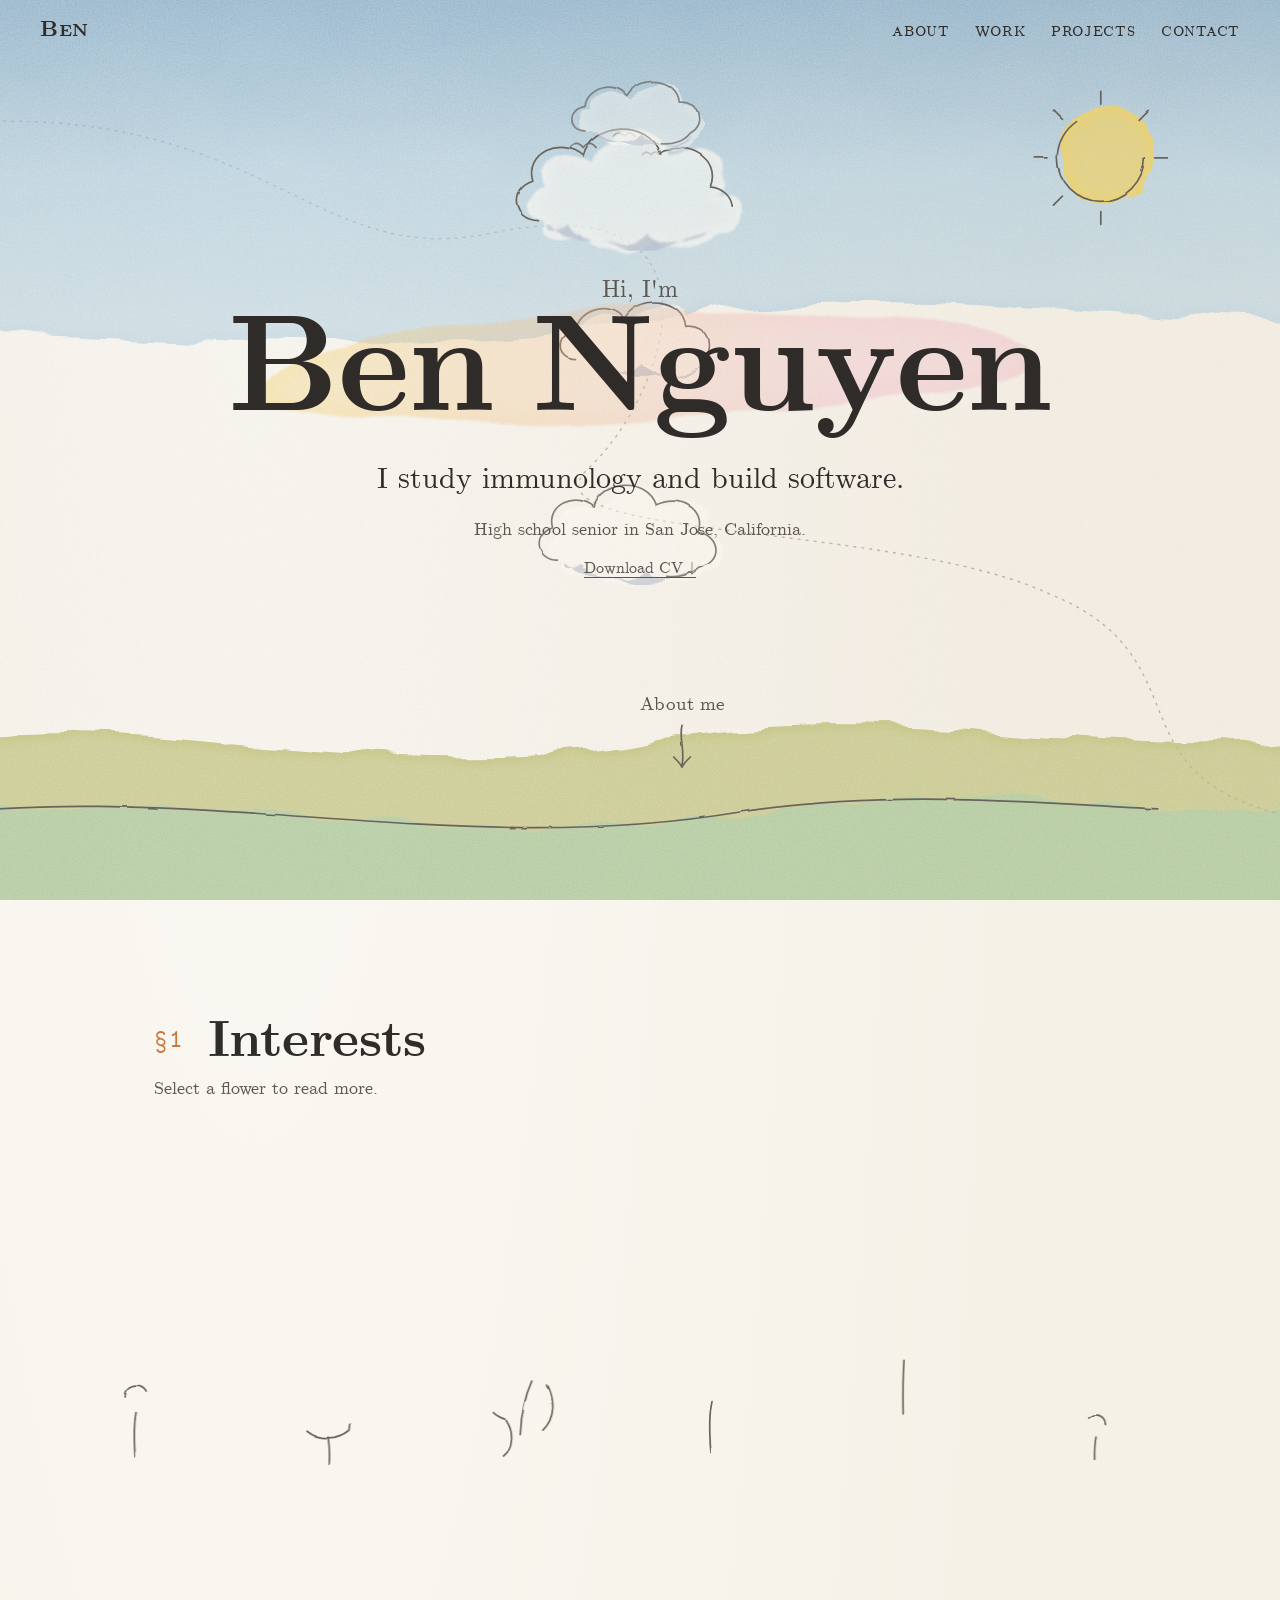
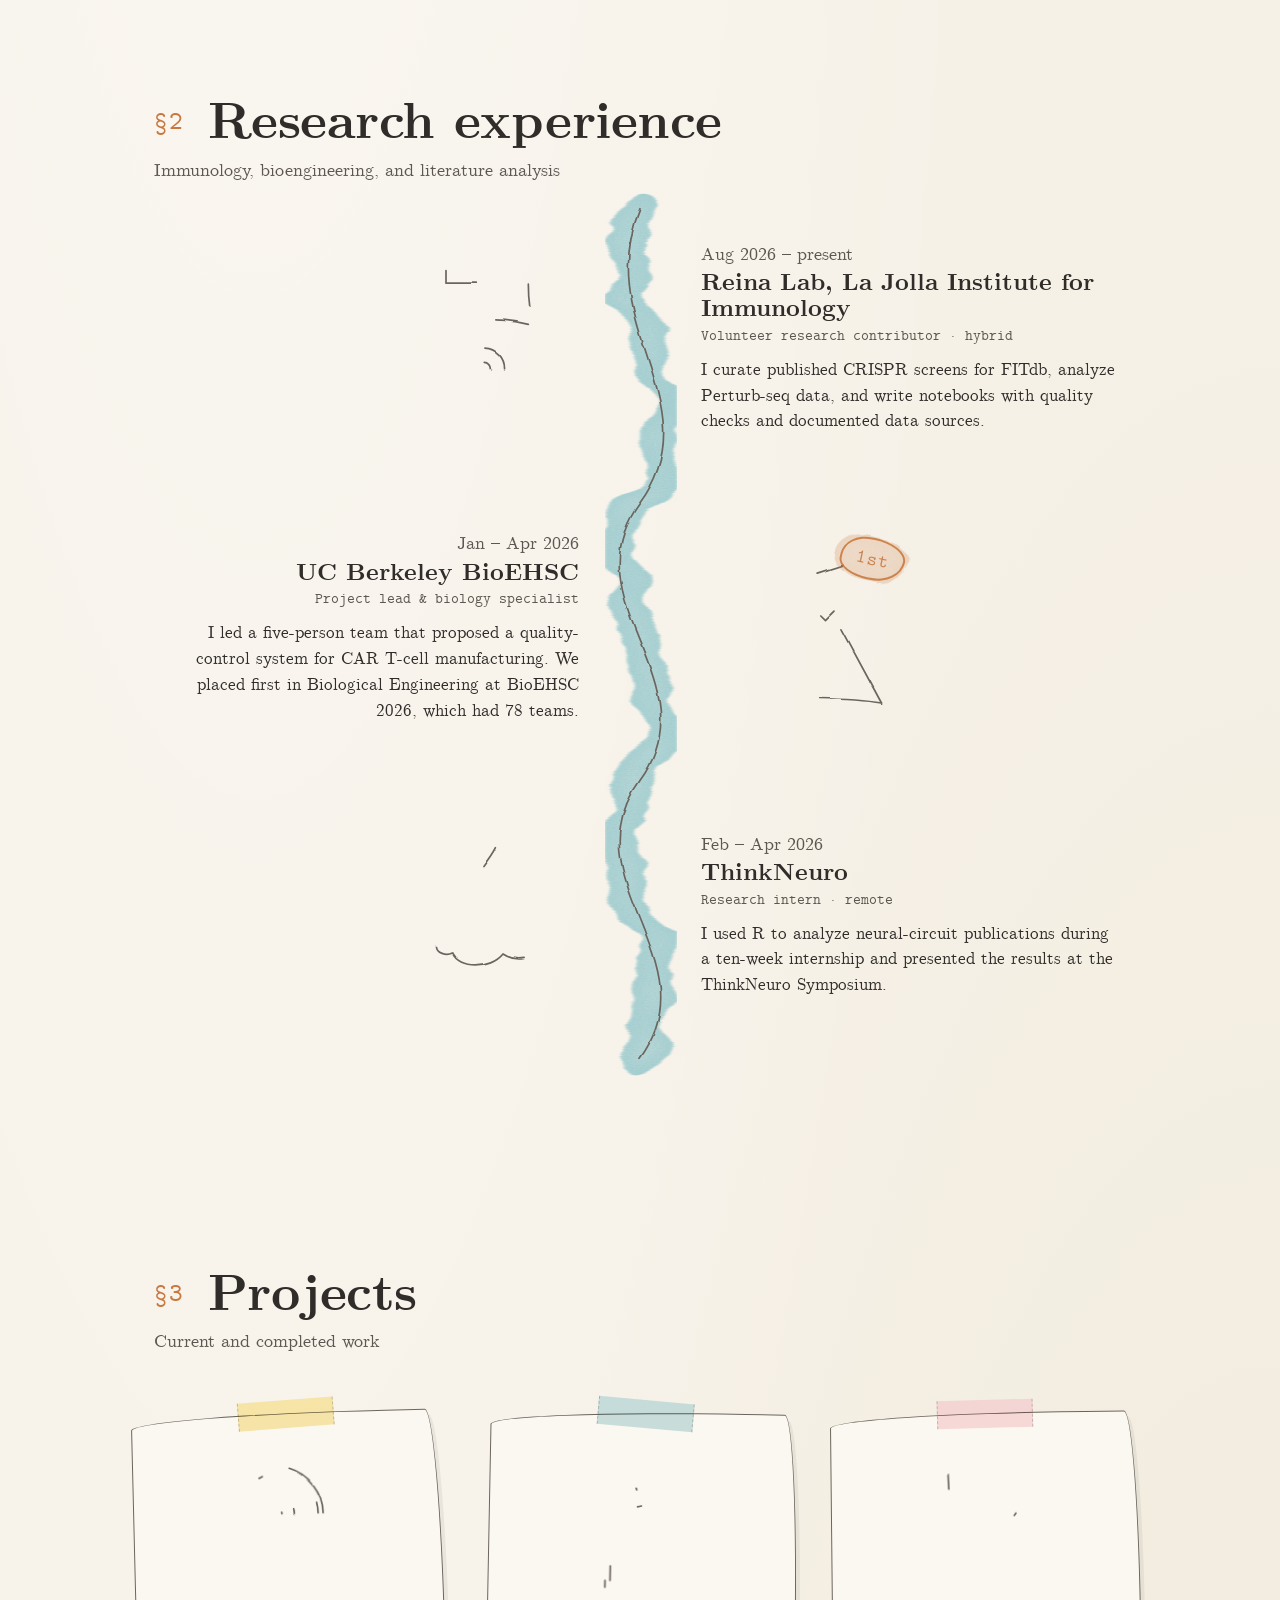
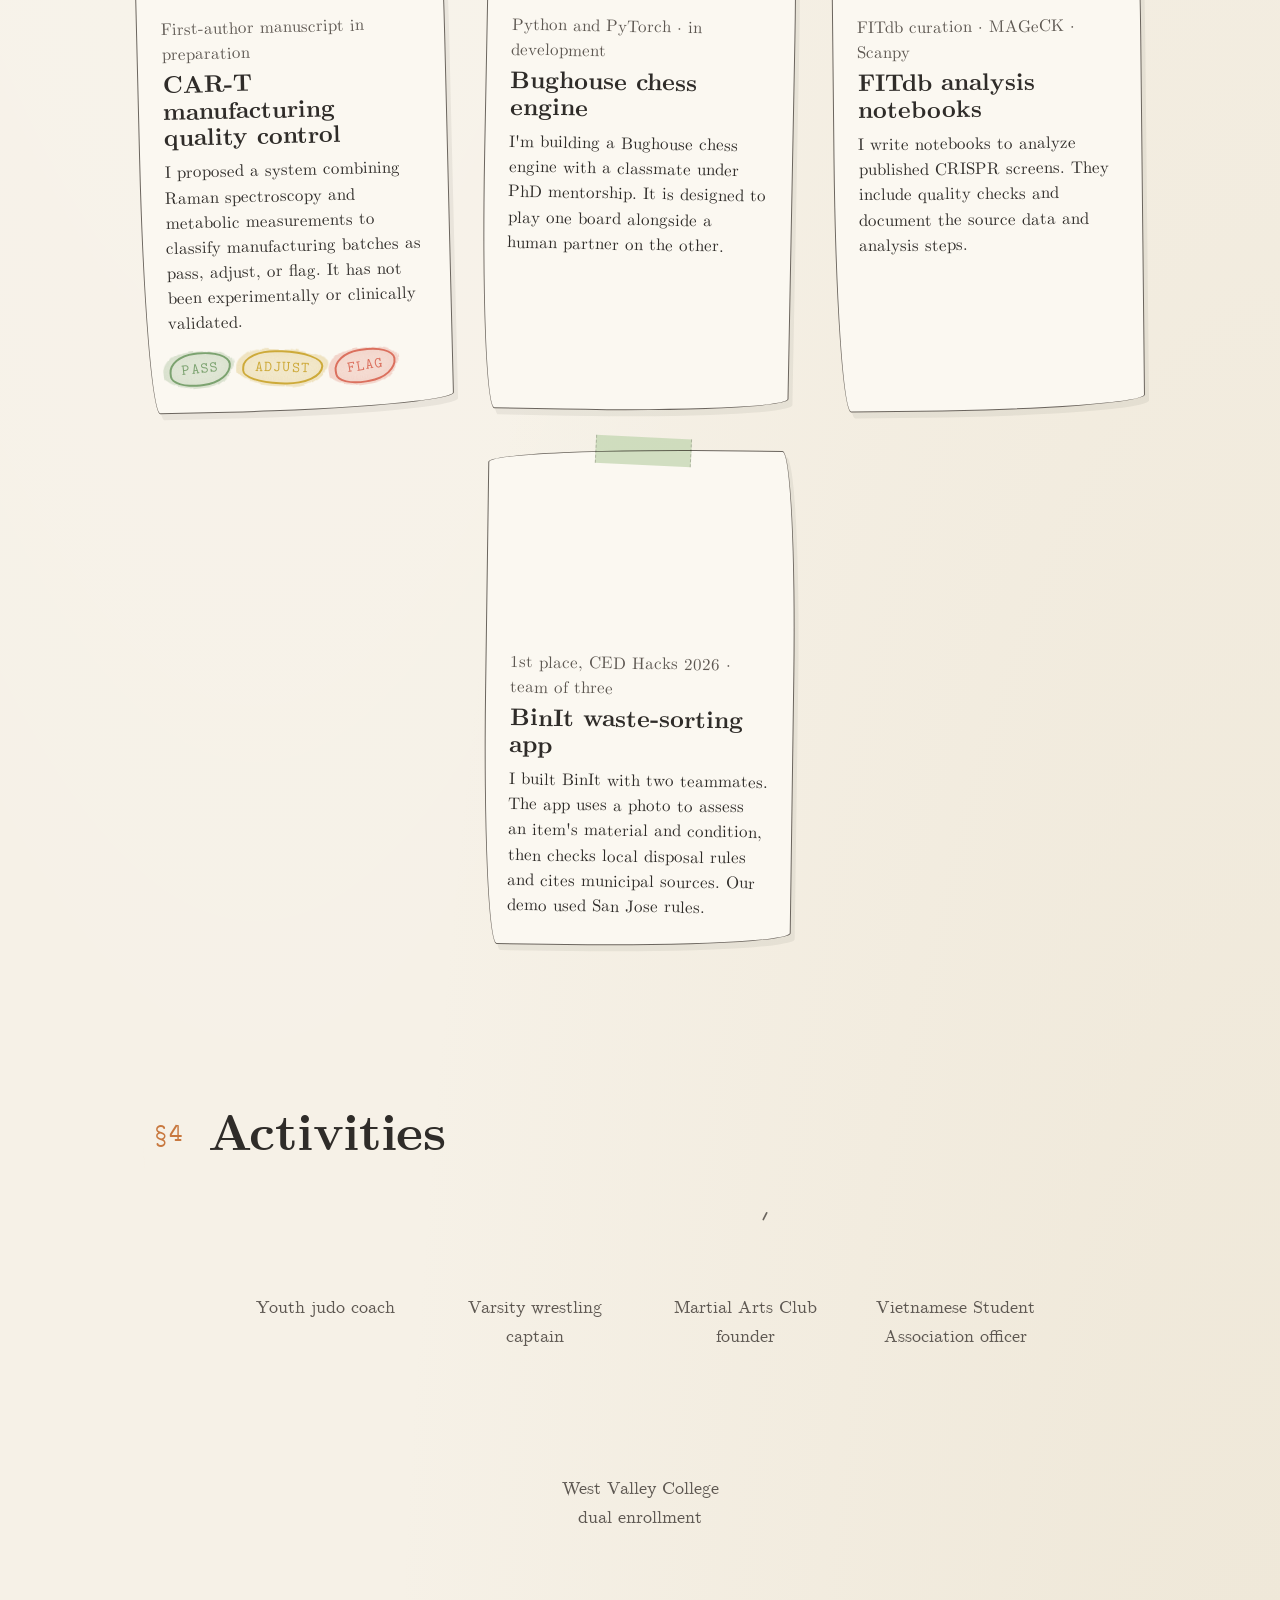
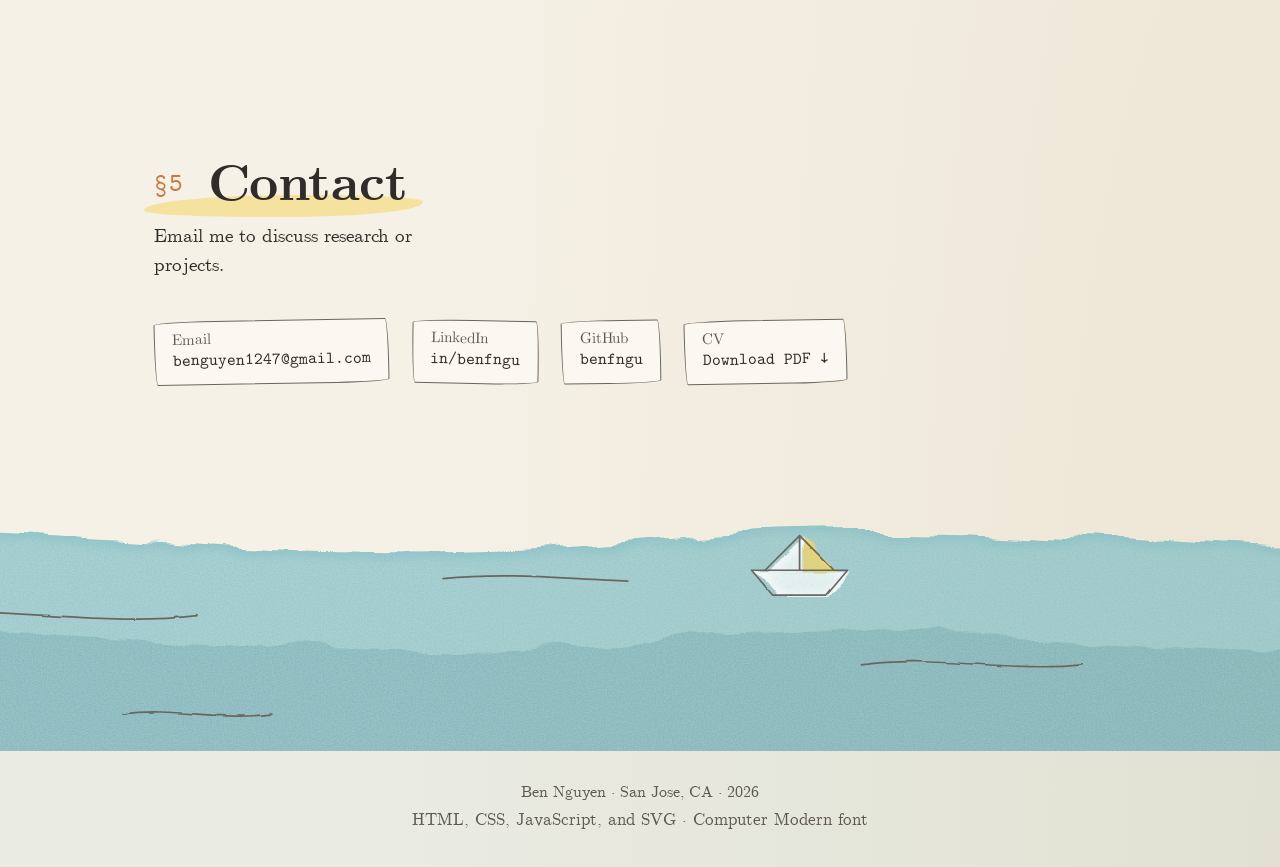
<file: index.html>
<!doctype html>
<html lang="en">
<head>
<meta charset="utf-8">
<meta name="viewport" content="width=device-width, initial-scale=1">
<title>Ben Nguyen</title>
<meta name="description" content="Ben Nguyen is a high school senior in San Jose, California, with experience in computational immunology, CRISPR screen analysis, and software development.">
<meta name="theme-color" content="#f6f1e7">
<link rel="preload" href="fonts/cmu-serif-500-roman.woff2" as="font" type="font/woff2" crossorigin>
<link rel="preload" href="fonts/cmu-serif-700-roman.woff2" as="font" type="font/woff2" crossorigin>
  <link rel="stylesheet" href="styles.css?v=20261001-butterfly">
<link rel="icon" href="data:image/svg+xml,%3Csvg xmlns='http://www.w3.org/2000/svg' viewBox='0 0 32 32'%3E%3Ccircle cx='16' cy='16' r='11' fill='%23f2917f'/%3E%3Ccircle cx='13' cy='13' r='11' fill='%23f6d56a' opacity='.7'/%3E%3C/svg%3E">
</head>
<body>

<!-- ============================================================
     SHARED DEFS: watercolor + pencil filters, and every sketch
     symbol used on the page. Paths carry pathLength="1" so the
     draw-on animation is a single CSS rule everywhere.
     ============================================================ -->
<svg class="defs" width="0" height="0" aria-hidden="true" focusable="false">
  <defs>
    <!-- Watercolor wash: warped edge, dried-pigment ring, paper granulation -->
    <filter id="wash" x="-30%" y="-30%" width="160%" height="160%" color-interpolation-filters="sRGB">
      <feTurbulence type="fractalNoise" baseFrequency="0.014 0.02" numOctaves="3" seed="4" result="warp"/>
      <feDisplacementMap in="SourceGraphic" in2="warp" scale="22" xChannelSelector="R" yChannelSelector="G" result="shape"/>
      <feGaussianBlur in="shape" stdDeviation="0.6" result="soft"/>
      <feMorphology in="soft" operator="erode" radius="4" result="core"/>
      <feGaussianBlur in="core" stdDeviation="4" result="coreBlur"/>
      <feComposite in="soft" in2="coreBlur" operator="out" result="ring"/>
      <feTurbulence type="fractalNoise" baseFrequency="0.8" numOctaves="2" seed="11" result="noise"/>
      <feColorMatrix in="noise" type="matrix" values="0 0 0 0 0  0 0 0 0 0  0 0 0 0 0  2.4 0 0 0 -0.7" result="noiseA"/>
      <feComposite in="soft" in2="noiseA" operator="in" result="grained"/>
      <feComponentTransfer in="soft" result="base"><feFuncA type="linear" slope="0.62"/></feComponentTransfer>
      <feComponentTransfer in="grained" result="grainL"><feFuncA type="linear" slope="0.3"/></feComponentTransfer>
      <feComponentTransfer in="ring" result="ringL"><feFuncA type="linear" slope="0.5"/></feComponentTransfer>
      <feMerge><feMergeNode in="base"/><feMergeNode in="grainL"/><feMergeNode in="ringL"/></feMerge>
    </filter>

    <!-- Same idea at landscape scale (sky, hills, water) -->
    <filter id="wash-big" x="-10%" y="-30%" width="120%" height="160%" color-interpolation-filters="sRGB">
      <feTurbulence type="fractalNoise" baseFrequency="0.004 0.008" numOctaves="3" seed="7" result="warp"/>
      <feDisplacementMap in="SourceGraphic" in2="warp" scale="48" xChannelSelector="R" yChannelSelector="G" result="shape"/>
      <feGaussianBlur in="shape" stdDeviation="1.2" result="soft"/>
      <feMorphology in="soft" operator="erode" radius="9" result="core"/>
      <feGaussianBlur in="core" stdDeviation="9" result="coreBlur"/>
      <feComposite in="soft" in2="coreBlur" operator="out" result="ring"/>
      <feTurbulence type="fractalNoise" baseFrequency="0.6" numOctaves="2" seed="5" result="noise"/>
      <feColorMatrix in="noise" type="matrix" values="0 0 0 0 0  0 0 0 0 0  0 0 0 0 0  2.4 0 0 0 -0.7" result="noiseA"/>
      <feComposite in="soft" in2="noiseA" operator="in" result="grained"/>
      <feComponentTransfer in="soft" result="base"><feFuncA type="linear" slope="0.55"/></feComponentTransfer>
      <feComponentTransfer in="grained" result="grainL"><feFuncA type="linear" slope="0.28"/></feComponentTransfer>
      <feComponentTransfer in="ring" result="ringL"><feFuncA type="linear" slope="0.45"/></feComponentTransfer>
      <feMerge><feMergeNode in="base"/><feMergeNode in="grainL"/><feMergeNode in="ringL"/></feMerge>
    </filter>

    <!-- Pencil: a little hand-wobble on every contour -->
    <filter id="pencil" x="-10%" y="-10%" width="120%" height="120%">
      <feTurbulence type="fractalNoise" baseFrequency="0.05" numOctaves="2" seed="3" result="n"/>
      <feDisplacementMap in="SourceGraphic" in2="n" scale="2.2" xChannelSelector="R" yChannelSelector="G"/>
    </filter>

    <!-- ---------- reusable parts ---------- -->
    <path id="petal" d="M0,-5 C-7,-14 -7,-28 0,-32 C7,-28 7,-14 0,-5 Z" pathLength="1"/>
    <path id="petal-wide" d="M0,-4 C-13,-12 -13,-30 0,-34 C13,-30 13,-12 0,-4 Z" pathLength="1"/>
    <path id="leaf" d="M0,0 C-12,-6 -20,-2 -22,8 C-14,10 -6,8 0,0 Z" pathLength="1"/>

    <!-- ---------- clouds ---------- -->
    <symbol id="cloud-a" viewBox="0 0 200 110" overflow="visible">
      <g class="wash cloud-body">
        <path class="c-cloud" transform="translate(6,4)" d="M28,80 C10,80 6,58 24,52 C18,32 44,20 60,34 C66,10 106,8 114,32 C134,22 158,36 150,56 C170,58 172,84 150,86 C140,98 112,96 104,86 C92,100 60,100 52,86 C44,94 24,92 28,80 Z"/>
      </g>
      <g class="wash">
        <path class="c-cloud-shadow" d="M36,86 C60,100 120,102 152,88 C140,98 112,96 104,86 C92,100 60,100 52,86 C46,92 38,92 36,86 Z"/>
      </g>
      <g class="line">
        <path d="M28,80 C10,80 6,58 24,52 C18,32 44,20 60,34 C66,10 106,8 114,32 C134,22 158,36 150,56 C170,58 172,84 150,86 C140,98 112,96 104,86 C92,100 60,100 52,86 C44,94 24,92 28,80" pathLength="1" class="partial"/>
      </g>
    </symbol>
    <symbol id="cloud-b" viewBox="0 0 140 90" overflow="visible">
      <g class="wash cloud-body">
        <path class="c-cloud" transform="translate(4,3)" d="M20,70 C4,70 4,50 20,48 C22,30 48,24 58,38 C70,18 104,22 106,44 C124,42 132,64 116,72 C106,86 80,84 72,74 C60,86 34,86 30,74 Z"/>
      </g>
      <g class="wash">
        <path class="c-cloud-shadow" d="M28,74 C50,88 96,88 118,72 C106,86 80,84 72,74 C60,86 34,86 30,74 Z"/>
      </g>
      <g class="line">
        <path d="M20,70 C4,70 4,50 20,48 C22,30 48,24 58,38 C70,18 104,22 106,44 C124,42 132,64 116,72 C106,86 80,84 72,74 C60,86 34,86 30,74" pathLength="1" class="partial"/>
      </g>
    </symbol>

    <!-- ---------- sun ---------- -->
    <symbol id="sun" viewBox="0 0 120 120" overflow="visible">
      <g class="wash"><circle class="c-butter" cx="64" cy="58" r="38"/></g>
      <g class="line">
        <circle cx="60" cy="60" r="34" pathLength="1" class="partial"/>
        <path d="M60,8 L60,18 M60,102 L60,112 M8,60 L18,60 M102,60 L112,60 M23,23 L30,30 M97,23 L90,30 M23,97 L30,90" pathLength="1"/>
      </g>
    </symbol>

    <!-- ---------- flowers (origin at the foot of the stem) ---------- -->
    <symbol id="f-daisy" viewBox="-40 -100 80 110" overflow="visible">
      <g class="wash" transform="translate(3,2)">
        <g class="c-pink" transform="translate(0,-64)">
          <use href="#petal"/><use href="#petal" transform="rotate(45)"/><use href="#petal" transform="rotate(90)"/><use href="#petal" transform="rotate(135)"/>
          <use href="#petal" transform="rotate(180)"/><use href="#petal" transform="rotate(225)"/><use href="#petal" transform="rotate(270)"/><use href="#petal" transform="rotate(315)"/>
        </g>
        <circle class="c-butter" cx="0" cy="-64" r="8"/>
        <use href="#leaf" class="c-leaf" transform="translate(0,-28)"/>
      </g>
      <g class="line">
        <path d="M0,0 C3,-18 -3,-38 0,-56" pathLength="1"/>
        <use href="#leaf" transform="translate(0,-28)"/>
        <g transform="translate(0,-64)">
          <use href="#petal"/><use href="#petal" transform="rotate(45)"/><use href="#petal" transform="rotate(90)"/><use href="#petal" transform="rotate(135)"/>
          <use href="#petal" transform="rotate(180)"/><use href="#petal" transform="rotate(225)"/><use href="#petal" transform="rotate(270)"/><use href="#petal" transform="rotate(315)"/>
        </g>
        <circle cx="0" cy="-64" r="6" pathLength="1" class="partial"/>
      </g>
    </symbol>

    <symbol id="f-tulip" viewBox="-40 -100 80 110" overflow="visible">
      <g class="wash" transform="translate(3,3)">
        <path class="c-coral" d="M-13,-56 C-16,-74 -9,-84 0,-92 C9,-84 16,-74 13,-56 C6,-50 -6,-50 -13,-56 Z"/>
        <use href="#leaf" class="c-leaf" transform="translate(0,-22) scale(-1,1)"/>
      </g>
      <g class="line">
        <path d="M0,0 C-3,-18 3,-36 0,-52" pathLength="1"/>
        <use href="#leaf" transform="translate(0,-22) scale(-1,1)"/>
        <path d="M-13,-56 C-16,-74 -9,-84 0,-92 C9,-84 16,-74 13,-56 C6,-50 -6,-50 -13,-56 Z" pathLength="1"/>
        <path d="M-4,-54 C-7,-70 -3,-82 0,-88 M4,-54 C7,-70 3,-82 0,-88" pathLength="1"/>
      </g>
    </symbol>

    <symbol id="f-bell" viewBox="-40 -100 80 110" overflow="visible">
      <g class="wash" transform="translate(3,2)">
        <path class="c-lavender" d="M-4,-70 C-8,-62 -8,-52 -1,-46 L11,-46 C18,-52 18,-62 14,-70 Z"/>
        <path class="c-lavender" d="M-20,-52 C-24,-46 -24,-38 -18,-34 L-9,-34 C-3,-38 -3,-46 -7,-52 Z"/>
        <use href="#leaf" class="c-leaf" transform="translate(0,-16)"/>
      </g>
      <g class="line">
        <path d="M0,0 C2,-24 -4,-50 6,-72" pathLength="1"/>
        <path d="M2,-50 C-4,-52 -10,-52 -14,-56" pathLength="1"/>
        <use href="#leaf" transform="translate(0,-16)"/>
        <path d="M-4,-70 C-8,-62 -8,-52 -1,-46 L11,-46 C18,-52 18,-62 14,-70" pathLength="1"/>
        <path d="M-20,-52 C-24,-46 -24,-38 -18,-34 L-9,-34 C-3,-38 -3,-46 -7,-52" pathLength="1"/>
      </g>
    </symbol>

    <symbol id="f-poppy" viewBox="-40 -100 80 110" overflow="visible">
      <g class="wash" transform="translate(4,2)">
        <g class="c-coral" transform="translate(0,-66)">
          <use href="#petal-wide"/><use href="#petal-wide" transform="rotate(90)"/><use href="#petal-wide" transform="rotate(180)"/><use href="#petal-wide" transform="rotate(270)"/>
        </g>
        <circle class="c-ink" cx="0" cy="-66" r="5"/>
        <use href="#leaf" class="c-leaf" transform="translate(0,-30) scale(-1,1)"/>
      </g>
      <g class="line">
        <path d="M0,0 C4,-16 -4,-40 0,-58" pathLength="1"/>
        <use href="#leaf" transform="translate(0,-30) scale(-1,1)"/>
        <g transform="translate(0,-66)">
          <use href="#petal-wide"/><use href="#petal-wide" transform="rotate(90)"/><use href="#petal-wide" transform="rotate(180)"/><use href="#petal-wide" transform="rotate(270)"/>
        </g>
      </g>
    </symbol>

    <symbol id="f-lavender" viewBox="-40 -100 80 110" overflow="visible">
      <g class="wash c-lavender" transform="translate(3,2)">
        <ellipse cx="-5" cy="-88" rx="6" ry="4"/><ellipse cx="5" cy="-82" rx="6" ry="4"/>
        <ellipse cx="-6" cy="-76" rx="6" ry="4"/><ellipse cx="5" cy="-70" rx="6" ry="4"/>
        <ellipse cx="-5" cy="-64" rx="6" ry="4"/><ellipse cx="4" cy="-58" rx="6" ry="4"/>
        <use href="#leaf" class="c-leaf" transform="translate(0,-26)"/>
      </g>
      <g class="line">
        <path d="M0,0 C2,-30 -2,-60 0,-92" pathLength="1"/>
        <use href="#leaf" transform="translate(0,-26)"/>
        <path d="M-8,-86 L-2,-90 M-8,-74 L-2,-78 M-8,-62 L-2,-66 M2,-80 L8,-84 M2,-68 L8,-72 M2,-56 L8,-60" pathLength="1"/>
      </g>
    </symbol>

    <!-- ---------- sketches for cards ---------- -->
    <!-- specimen jar with a cell inside -->
    <symbol id="s-jar" viewBox="0 0 120 120" overflow="visible">
      <g class="wash">
        <path class="c-water" transform="translate(4,3)" d="M30,52 L30,100 C30,108 40,110 60,110 C80,110 90,108 90,100 L90,52 Z"/>
        <circle class="c-pink" cx="62" cy="80" r="15"/>
      </g>
      <g class="line">
        <path d="M34,26 L86,26 M32,26 C32,40 30,44 30,48 L30,102 C30,110 40,112 60,112 C80,112 90,110 90,102 L90,48 C90,44 88,40 88,26" pathLength="1"/>
        <path d="M36,18 L84,18 L84,26 L36,26 Z" pathLength="1"/>
        <path d="M32,52 C48,48 72,48 88,52" pathLength="1" class="partial"/>
        <circle cx="60" cy="80" r="13" pathLength="1"/>
        <path d="M48,72 L43,67 M72,72 L77,67 M48,88 L43,93 M72,88 L77,93 M60,67 L60,61 M60,93 L60,99" pathLength="1"/>
        <circle cx="60" cy="80" r="4" pathLength="1"/>
      </g>
    </symbol>

    <!-- mountain with a flag: the competition -->
    <symbol id="s-summit" viewBox="0 0 120 120" overflow="visible">
      <g class="wash">
        <path class="c-moss" transform="translate(4,3)" d="M8,108 L46,40 L60,60 L74,34 L114,108 Z"/>
        <path class="c-paper" transform="translate(4,3)" d="M64,50 L74,34 L86,56 L78,52 L72,60 Z"/>
        <path class="c-coral" transform="translate(3,2)" d="M74,14 L96,20 L74,28 Z"/>
      </g>
      <g class="line">
        <path d="M6,108 L46,40 L60,60 L74,34 L114,108" pathLength="1"/>
        <path d="M74,34 L74,12 L96,19 L74,26" pathLength="1"/>
        <path d="M62,52 L68,58 L72,50 L78,56 L84,50" pathLength="1" class="partial"/>
        <path d="M6,108 C30,104 90,104 114,108" pathLength="1" class="partial"/>
      </g>
    </symbol>

    <!-- brain with a sprout -->
    <symbol id="s-brain" viewBox="0 0 120 120" overflow="visible">
      <g class="wash">
        <path class="c-pink" transform="translate(4,3)" d="M30,80 C14,78 12,56 24,48 C18,32 38,22 52,32 C58,20 84,20 88,34 C104,34 108,58 96,66 C102,84 84,92 72,84 C64,94 44,94 40,84 C36,86 30,84 30,80 Z"/>
        <path class="c-leaf" transform="translate(3,2)" d="M60,26 C56,14 62,6 70,4 C72,14 66,22 60,26 Z"/>
      </g>
      <g class="line">
        <path d="M30,80 C14,78 12,56 24,48 C18,32 38,22 52,32 C58,20 84,20 88,34 C104,34 108,58 96,66 C102,84 84,92 72,84 C64,94 44,94 40,84 C36,86 30,84 30,80 Z" pathLength="1"/>
        <path d="M58,32 C56,48 60,62 54,84 M40,50 C48,52 52,60 46,70 M74,44 C68,54 72,64 82,70 M64,54 C74,52 80,56 84,60" pathLength="1" class="partial"/>
        <path d="M60,30 C58,18 62,8 70,4 C72,14 66,22 60,30" pathLength="1"/>
      </g>
    </symbol>

    <!-- cell under a magnifying glass -->
    <symbol id="s-lens" viewBox="0 0 120 120" overflow="visible">
      <g class="wash">
        <circle class="c-sky" transform="translate(3,3)" cx="50" cy="50" r="34"/>
        <circle class="c-pink" transform="translate(2,2)" cx="50" cy="50" r="16"/>
        <path class="c-sienna" transform="translate(3,2)" d="M76,72 L106,102 L100,108 L70,78 Z"/>
      </g>
      <g class="line">
        <circle cx="50" cy="50" r="34" pathLength="1"/>
        <circle cx="50" cy="50" r="38" pathLength="1" class="partial"/>
        <path d="M78,74 L108,104 M74,78 L104,108" pathLength="1"/>
        <circle cx="50" cy="50" r="15" pathLength="1"/>
        <path d="M37,40 L31,34 M63,40 L69,34 M37,60 L31,66 M63,60 L69,66 M50,35 L50,28 M50,65 L50,72" pathLength="1"/>
        <circle cx="50" cy="50" r="5" pathLength="1"/>
        <path d="M28,28 C32,24 36,22 40,20" pathLength="1" class="partial"/>
      </g>
    </symbol>

    <!-- chess knight -->
    <symbol id="s-knight" viewBox="0 0 120 120" overflow="visible">
      <g class="wash">
        <path class="c-sienna" transform="translate(4,3)" d="M34,104 L86,104 L86,96 C74,92 76,80 82,68 C90,52 84,36 68,26 C64,20 60,14 56,10 L52,20 L38,26 C30,34 28,46 34,56 L46,52 C48,62 40,72 34,84 Z"/>
      </g>
      <g class="line">
        <path d="M34,104 L86,104 L86,96 C74,92 76,80 82,68 C90,52 84,36 68,26 C64,20 60,14 56,10 L52,20 L38,26 C30,34 28,46 34,56 L46,52 C48,62 40,72 34,84 Z" pathLength="1"/>
        <path d="M30,104 L90,104 L90,112 L30,112 Z" pathLength="1"/>
        <circle cx="52" cy="32" r="2" pathLength="1"/>
        <path d="M44,40 C48,44 52,46 58,44" pathLength="1" class="partial"/>
      </g>
    </symbol>

    <!-- notebook with a check -->
    <symbol id="s-notebook" viewBox="0 0 120 120" overflow="visible">
      <g class="wash">
        <path class="c-butter" transform="translate(4,3)" d="M30,18 L92,14 L96,104 L34,108 Z"/>
        <path class="c-leaf" transform="translate(3,2)" d="M50,66 L60,78 L82,48 L86,54 L60,88 L44,72 Z"/>
      </g>
      <g class="line">
        <path d="M30,18 L92,14 L96,104 L34,108 Z" pathLength="1"/>
        <path d="M28,28 L36,28 M28,44 L36,44 M28,60 L36,60 M28,76 L36,76 M28,92 L36,92" pathLength="1"/>
        <path d="M48,34 L80,32 M48,46 L74,44" pathLength="1" class="partial"/>
        <path d="M48,68 L60,80 L84,50" pathLength="1"/>
      </g>
    </symbol>

    <!-- small doodles for the "off the page" row -->
    <symbol id="d-belt" viewBox="0 0 120 80" overflow="visible">
      <g class="wash"><path class="c-ink" transform="translate(3,2)" d="M6,30 C30,26 50,36 60,34 C70,32 90,26 114,30 L114,46 C90,42 70,50 60,48 C50,46 30,40 6,46 Z"/></g>
      <g class="line">
        <path d="M6,30 C30,26 50,36 60,34 C70,32 90,26 114,30 L114,46 C90,42 70,50 60,48 C50,46 30,40 6,46 Z" pathLength="1"/>
        <path d="M52,32 C56,40 64,42 68,34 M54,46 C50,58 44,66 40,72 M66,46 C70,58 76,66 82,72" pathLength="1"/>
      </g>
    </symbol>
    <symbol id="d-whistle" viewBox="0 0 120 80" overflow="visible">
      <g class="wash"><path class="c-sienna" transform="translate(3,2)" d="M30,40 C30,26 42,18 54,20 L98,20 L98,36 L64,40 C62,54 48,62 36,56 C30,52 30,46 30,40 Z"/></g>
      <g class="line">
        <path d="M30,40 C30,26 42,18 54,20 L98,20 L98,36 L64,40 C62,54 48,62 36,56 C30,52 30,46 30,40 Z" pathLength="1"/>
        <circle cx="46" cy="40" r="6" pathLength="1"/>
        <path d="M100,12 C106,10 110,10 116,12 M100,44 C106,46 110,46 116,44" pathLength="1" class="partial"/>
      </g>
    </symbol>
    <symbol id="d-gi" viewBox="0 0 120 80" overflow="visible">
      <g class="wash"><path class="c-paper" transform="translate(3,2)" d="M40,10 L60,26 L80,10 L104,20 L98,44 L88,42 L88,74 L32,74 L32,42 L22,44 L16,20 Z"/><path class="c-coral" transform="translate(3,2)" d="M32,60 L88,60 L88,68 L32,68 Z"/></g>
      <g class="line">
        <path d="M40,10 L60,26 L80,10 L104,20 L98,44 L88,42 L88,74 L32,74 L32,42 L22,44 L16,20 Z" pathLength="1"/>
        <path d="M40,10 L60,50 L80,10" pathLength="1" class="partial"/>
        <path d="M32,60 L88,60 M32,68 L88,68" pathLength="1"/>
      </g>
    </symbol>
    <symbol id="d-lantern" viewBox="0 0 120 80" overflow="visible">
      <g class="wash"><path class="c-coral" transform="translate(3,2)" d="M60,8 C86,8 98,24 98,40 C98,56 86,72 60,72 C34,72 22,56 22,40 C22,24 34,8 60,8 Z"/></g>
      <g class="line">
        <path d="M60,8 C86,8 98,24 98,40 C98,56 86,72 60,72 C34,72 22,56 22,40 C22,24 34,8 60,8 Z" pathLength="1"/>
        <path d="M44,10 C36,30 36,50 44,70 M76,10 C84,30 84,50 76,70 M60,8 L60,72" pathLength="1" class="partial"/>
        <path d="M50,6 L70,6 M50,74 L70,74 M60,74 L60,80" pathLength="1"/>
      </g>
    </symbol>
    <symbol id="d-book" viewBox="0 0 120 80" overflow="visible">
      <g class="wash"><path class="c-sky" transform="translate(3,2)" d="M14,16 C30,10 46,12 60,20 C74,12 90,10 106,16 L106,66 C90,60 74,62 60,70 C46,62 30,60 14,66 Z"/></g>
      <g class="line">
        <path d="M14,16 C30,10 46,12 60,20 C74,12 90,10 106,16 L106,66 C90,60 74,62 60,70 C46,62 30,60 14,66 Z" pathLength="1"/>
        <path d="M60,20 L60,70" pathLength="1"/>
        <path d="M24,28 C34,24 44,26 52,30 M24,40 C34,36 44,38 52,42 M68,30 C76,26 86,24 96,28" pathLength="1" class="partial"/>
      </g>
    </symbol>

    <!-- paper boat -->
    <symbol id="s-boat" viewBox="0 0 120 80" overflow="visible">
      <g class="wash">
        <path class="c-paper" transform="translate(3,2)" d="M10,44 L110,44 L88,70 L32,70 Z"/>
        <path class="c-butter" transform="translate(3,2)" d="M60,8 L60,44 L96,44 Z"/>
        <path class="c-paper" transform="translate(3,2)" d="M60,8 L60,44 L24,44 Z"/>
      </g>
      <g class="line">
        <path d="M10,44 L110,44 L88,70 L32,70 Z" pathLength="1"/>
        <path d="M24,44 L60,8 L96,44 M60,8 L60,44" pathLength="1"/>
      </g>
    </symbol>

    <symbol id="s-bin" viewBox="0 0 120 120" overflow="visible">
      <g class="wash"><path class="c-leaf" transform="translate(3,2)" d="M32,36 L88,36 L82,108 L38,108 Z"/><path class="c-water" d="M26,28 L94,28 L94,38 L26,38 Z"/><path class="c-leaf" d="M62,25 C44,23 42,6 42,6 C63,4 76,12 62,25 Z"/></g>
      <g class="line"><path d="M32,36 L88,36 L82,108 L38,108 Z M26,28 L94,28 L94,38 L26,38 Z M50,28 L50,22 L70,22 L70,28 M48,50 L50,94 M60,50 L60,94 M72,50 L70,94 M62,22 C46,22 42,6 42,6 C62,4 74,12 62,22 M47,10 L62,24" pathLength="1"/></g>
    </symbol>

    <!-- paper plane (the little traveler) -->
    <symbol id="s-plane" viewBox="0 0 60 40" overflow="visible">
      <g class="wash"><path class="c-butter" transform="translate(2,1)" d="M2,20 L56,4 L38,36 L26,24 Z"/></g>
      <g class="line">
        <path d="M2,20 L56,4 L38,36 L26,24 Z M2,20 L26,24 M26,24 L56,4" pathLength="1"/>
      </g>
    </symbol>
  </defs>
</svg>

<!-- paper grain + wet paint layer + the traveling plane -->
<div class="grain" aria-hidden="true"></div>
<canvas id="paint" aria-hidden="true"></canvas>
<svg id="plane-layer" aria-hidden="true" viewBox="0 0 100 100" preserveAspectRatio="none">
  <path id="plane-path" d="M-6,14 C20,10 24,30 38,26 C58,20 52,44 46,52 C40,60 70,58 82,66 C96,74 84,90 108,92" fill="none"/>
</svg>
<div id="plane" aria-hidden="true"><svg viewBox="0 0 60 40"><use href="#s-plane"/></svg></div>

<header class="nav" id="top">
  <a class="nav-home" href="#sky">Ben</a>
  <nav aria-label="Sections">
    <a href="#wonder">about</a>
    <a href="#notes">work</a>
    <a href="#making">projects</a>
    <a href="#hi">contact</a>
  </nav>
</header>

<main>

  <!-- ===================== SKY ===================== -->
  <section id="sky" class="sky" data-reveal>
    <svg class="sky-wash" viewBox="0 0 1440 700" preserveAspectRatio="xMidYMin slice" aria-hidden="true">
      <defs>
        <linearGradient id="skyGrad" gradientUnits="userSpaceOnUse" x1="0" y1="0" x2="0" y2="300">
          <stop offset="0" stop-color="#6f9fc4"/>
          <stop offset=".45" stop-color="#a9cce0"/>
          <stop offset="1" stop-color="#a9cce0" stop-opacity=".45"/>
        </linearGradient>
      </defs>
      <g class="wash" filter="url(#wash-big)">
        <path fill="url(#skyGrad)" d="M-40,-40 L1480,-40 L1480,230 C1200,290 980,200 720,250 C460,300 220,220 -40,280 Z"/>
      </g>
    </svg>

    <div class="sun"><svg viewBox="0 0 120 120"><use href="#sun"/></svg></div>
    <svg class="birds" viewBox="0 0 160 60" aria-hidden="true">
      <g class="line">
        <path d="M10,30 C16,22 22,22 28,30 C34,22 40,22 46,30" pathLength="1" class="partial"/>
        <path d="M70,14 C75,8 80,8 85,14 C90,8 95,8 100,14" pathLength="1" class="partial"/>
        <path d="M110,40 C114,35 118,35 122,40 C126,35 130,35 134,40" pathLength="1" class="partial"/>
      </g>
    </svg>

    <div class="cloud cloud-1"><svg viewBox="0 0 200 110"><use href="#cloud-a"/></svg></div>
    <div class="cloud cloud-2"><svg viewBox="0 0 140 90"><use href="#cloud-b"/></svg></div>
    <div class="cloud cloud-3"><svg viewBox="0 0 200 110"><use href="#cloud-a"/></svg></div>
    <div class="cloud cloud-4"><svg viewBox="0 0 140 90"><use href="#cloud-b"/></svg></div>

    <div class="hero">
      <p class="scribble hello">Hi, I'm</p>
      <h1 class="name" aria-label="Ben Nguyen">
        <span>B</span><span>e</span><span>n</span><span class="sp"> </span><span>N</span><span>g</span><span>u</span><span>y</span><span>e</span><span>n</span>
      </h1>
      <p class="tagline">I study immunology and build software.</p>
      <p class="scribble where">High school senior in San Jose, California.</p>
      <a class="cv-download scribble" href="assets/Ben_Nguyen_CV.pdf" download aria-label="Download CV (PDF)">Download CV &darr;</a>
    </div>

    <a class="cue" href="#wonder">
      <span>About me</span>
      <svg viewBox="0 0 40 60" aria-hidden="true"><path class="line" d="M20,4 C16,20 24,34 20,52 M10,42 C14,46 18,50 20,54 C22,50 26,46 30,42" pathLength="1"/></svg>
    </a>

    <svg class="hills" viewBox="0 0 1440 320" preserveAspectRatio="xMidYMax slice" aria-hidden="true">
      <g class="wash" filter="url(#wash-big)">
        <path class="c-moss" d="M-40,170 C220,110 430,210 720,160 C1010,110 1230,200 1480,140 L1480,360 L-40,360 Z"/>
        <path class="c-leaf" d="M-40,240 C260,190 520,280 820,230 C1080,190 1300,260 1480,210 L1480,360 L-40,360 Z"/>
      </g>
      <g class="line">
        <path d="M-40,240 C260,190 520,280 820,230 C1080,190 1300,260 1480,210" pathLength="1" class="partial"/>
      </g>
    </svg>
  </section>

  <!-- ===================== WONDER ===================== -->
  <section id="wonder" class="meadow" data-reveal>
    <header class="sec-head">
      <h2>Interests</h2>
      <p class="scribble">Select a flower to read more.</p>
    </header>

    <div class="field">
      <button class="flower" style="--x:8%;  --s:1.05; --d:0.0s" aria-expanded="false">
        <svg viewBox="0 0 80 110"><use href="#f-daisy"/></svg>
        <span class="note"><b>CAR-T manufacturing</b><small>I proposed a quality-control system for CAR T-cell manufacturing.</small></span>
      </button>
      <button class="flower" style="--x:24%; --s:0.9; --d:0.15s" aria-expanded="false">
        <svg viewBox="0 0 80 110"><use href="#f-tulip"/></svg>
        <span class="note"><b>T-cell biology</b><small>I'm interested in T-cell exhaustion and metabolism.</small></span>
      </button>
      <button class="flower" style="--x:40%; --s:1.05; --d:0.3s" aria-expanded="false">
        <svg viewBox="0 0 80 110"><use href="#f-bell"/></svg>
        <span class="note"><b>CRISPR screens</b><small>I analyze published screens and curate results for FITdb at the La Jolla Institute for Immunology.</small></span>
      </button>
      <button class="flower" style="--x:56%; --s:1.1; --d:0.45s" aria-expanded="false">
        <svg viewBox="0 0 80 110"><use href="#f-poppy"/></svg>
        <span class="note"><b>Cooperative AI</b><small>I'm building a Bughouse chess engine that plays <em>with</em> a human partner.</small></span>
      </button>
      <button class="flower" style="--x:72%; --s:0.95; --d:0.6s" aria-expanded="false">
        <svg viewBox="0 0 80 110"><use href="#f-lavender"/></svg>
        <span class="note"><b>Judo coaching</b><small>I teach judo to younger students.</small></span>
      </button>
      <button class="flower" style="--x:88%; --s:0.85; --d:0.75s" aria-expanded="false">
        <svg viewBox="0 0 80 110"><use href="#f-daisy"/></svg>
        <span class="note"><b>Research <em>literature</em></b><small>I used R to analyze neural-circuit publications during my ThinkNeuro internship.</small></span>
      </button>

      <div class="butterfly" aria-hidden="true">
        <svg viewBox="-30 -24 60 48">
          <g class="wing wing-l"><g class="wash"><path class="c-butter" transform="translate(2,1)" d="M-2,0 C-10,-22 -30,-20 -26,-6 C-28,6 -14,12 -2,2 Z"/></g><g class="line"><path d="M-2,0 C-10,-22 -30,-20 -26,-6 C-28,6 -14,12 -2,2" pathLength="1"/></g></g>
          <g class="wing wing-r"><g class="wash"><path class="c-butter" transform="translate(2,1)" d="M2,0 C10,-22 30,-20 26,-6 C28,6 14,12 2,2 Z"/></g><g class="line"><path d="M2,0 C10,-22 30,-20 26,-6 C28,6 14,12 2,2" pathLength="1"/></g></g>
          <g class="line"><path d="M0,-6 L0,8 M0,-6 C-3,-10 -5,-12 -7,-14 M0,-6 C3,-10 5,-12 7,-14" pathLength="1"/></g>
        </svg>
      </div>
      <svg class="ground" viewBox="0 0 1440 160" preserveAspectRatio="none" aria-hidden="true">
        <g class="wash" filter="url(#wash-big)">
          <path class="c-leaf" d="M-40,60 C300,30 700,80 1100,50 C1300,30 1400,60 1480,50 L1480,125 C1200,150 800,115 400,140 C200,152 60,135 -40,145 Z"/>
        </g>
        <g class="line">
          <path d="M-40,60 C300,30 700,80 1100,50 C1300,30 1400,60 1480,50" pathLength="1" class="partial" vector-effect="non-scaling-stroke"/>
          <path d="M140,54 l-4,-16 M150,52 l3,-14 M420,66 l-3,-14 M430,64 l4,-12 M700,78 l-5,-15 M712,76 l2,-16 M980,58 l-4,-14 M990,56 l4,-12 M1260,44 l-3,-15 M1270,44 l4,-13" pathLength="1" vector-effect="non-scaling-stroke"/>
        </g>
      </svg>
    </div>
  </section>

  <!-- ===================== FIELD NOTES ===================== -->
  <section id="notes" class="river-sec" data-reveal>
    <header class="sec-head">
      <h2>Research experience</h2>
      <p class="scribble">Immunology, bioengineering, and literature analysis</p>
    </header>

    <div class="river">
      <svg class="river-svg" viewBox="0 0 100 1000" preserveAspectRatio="none" aria-hidden="true">
        <path class="river-wash" d="M50,-20 C30,120 80,220 50,340 C20,460 80,560 50,680 C20,800 80,900 50,1020" vector-effect="non-scaling-stroke"/>
      </svg>
      <svg class="river-svg river-svg-line" viewBox="0 0 100 1000" preserveAspectRatio="none" aria-hidden="true">
        <path class="river-line line partial" d="M50,-20 C30,120 80,220 50,340 C20,460 80,560 50,680 C20,800 80,900 50,1020" pathLength="1" vector-effect="non-scaling-stroke"/>
      </svg>

      <ol class="stops">
        <li class="stop" data-reveal>
          <div class="sketch"><svg viewBox="0 0 120 120"><use href="#s-jar"/></svg></div>
          <div class="card">
            <p class="scribble when">Aug 2026 &ndash; present</p>
            <h3>Reina Lab, La Jolla Institute for Immunology</h3>
            <p class="role">Volunteer research contributor &middot; hybrid</p>
            <p>I curate published CRISPR screens for FITdb, analyze Perturb-seq data, and write notebooks with quality checks and documented data sources.</p>
          </div>
        </li>
        <li class="stop" data-reveal>
          <div class="sketch"><svg viewBox="0 0 120 120"><use href="#s-summit"/></svg><span class="stamp stamp-first">1st</span></div>
          <div class="card">
            <p class="scribble when">Jan &ndash; Apr 2026</p>
            <h3>UC Berkeley BioEHSC</h3>
            <p class="role">Project lead &amp; biology specialist</p>
            <p>I led a five-person team that proposed a quality-control system for CAR T-cell manufacturing. We placed first in Biological Engineering at BioEHSC 2026, which had 78 teams.</p>
          </div>
        </li>
        <li class="stop" data-reveal>
          <div class="sketch"><svg viewBox="0 0 120 120"><use href="#s-brain"/></svg></div>
          <div class="card">
            <p class="scribble when">Feb &ndash; Apr 2026</p>
            <h3>ThinkNeuro</h3>
            <p class="role">Research intern &middot; remote</p>
            <p>I used R to analyze neural-circuit publications during a ten-week internship and presented the results at the ThinkNeuro Symposium.</p>
          </div>
        </li>
      </ol>
    </div>
  </section>

  <!-- ===================== MAKING ===================== -->
  <section id="making" class="making" data-reveal>
    <header class="sec-head">
      <h2>Projects</h2>
      <p class="scribble">Current and completed work</p>
    </header>

    <div class="sheets">
      <article class="sheet" style="--tilt:-1.4deg" data-reveal>
        <span class="tape" aria-hidden="true"></span>
        <div class="sketch"><svg viewBox="0 0 120 120"><use href="#s-lens"/></svg></div>
        <p class="scribble label">First-author manuscript in preparation</p>
        <h3>CAR-T manufacturing quality control</h3>
        <p>I proposed a system combining Raman spectroscopy and metabolic measurements to classify manufacturing batches as <em>pass</em>, <em>adjust</em>, or <em>flag</em>. It has not been experimentally or clinically validated.</p>
        <div class="stamps" aria-hidden="true">
          <span class="stamp stamp-pass">PASS</span>
          <span class="stamp stamp-adjust">ADJUST</span>
          <span class="stamp stamp-flag">FLAG</span>
        </div>
      </article>

      <article class="sheet" style="--tilt:1.1deg" data-reveal>
        <span class="tape" aria-hidden="true"></span>
        <div class="sketch"><svg viewBox="0 0 120 120"><use href="#s-knight"/></svg></div>
        <p class="scribble label">Python and PyTorch &middot; in development</p>
        <h3>Bughouse <em>chess</em> engine</h3>
        <p>I'm building a Bughouse chess engine with a classmate under PhD mentorship. It is designed to play one board alongside a human partner on the other.</p>
      </article>

      <article class="sheet" style="--tilt:-0.6deg" data-reveal>
        <span class="tape" aria-hidden="true"></span>
        <div class="sketch"><svg viewBox="0 0 120 120"><use href="#s-notebook"/></svg></div>
        <p class="scribble label">FITdb curation &middot; MAGeCK &middot; Scanpy</p>
        <h3>FITdb analysis notebooks</h3>
        <p>I write notebooks to analyze published CRISPR screens. They include quality checks and document the source data and analysis steps.</p>
      </article>

      <article class="sheet sheet-binit" style="--tilt:0.8deg" data-reveal>
        <span class="tape" aria-hidden="true"></span>
        <div class="sketch"><svg viewBox="0 0 120 120" aria-hidden="true"><use href="#s-bin"/></svg></div>
        <p class="scribble label">1st place, CED Hacks 2026 &middot; team of three</p>
        <h3>BinIt waste-sorting app</h3>
        <p>I built BinIt with two teammates. The app uses a photo to assess an item's material and condition, then checks local disposal rules and cites municipal sources. Our demo used San Jose rules.</p>
      </article>
    </div>
  </section>

  <!-- ===================== OFF THE PAGE ===================== -->
  <section id="also" class="also" data-reveal>
    <header class="sec-head">
      <h2>Activities</h2>
    </header>
    <ul class="doodles">
      <li><svg viewBox="0 0 120 80"><use href="#d-belt"/></svg><span>Youth judo coach</span></li>
      <li><svg viewBox="0 0 120 80"><use href="#d-whistle"/></svg><span>Varsity wrestling captain</span></li>
      <li><svg viewBox="0 0 120 80"><use href="#d-gi"/></svg><span>Martial Arts Club founder</span></li>
      <li><svg viewBox="0 0 120 80"><use href="#d-lantern"/></svg><span>Vietnamese Student Association officer</span></li>
      <li><svg viewBox="0 0 120 80"><use href="#d-book"/></svg><span>West Valley College dual enrollment</span></li>
    </ul>
  </section>

  <!-- ===================== SAY HI ===================== -->
  <section id="hi" class="pond" data-reveal>
    <header class="sec-head">
      <h2>Contact</h2>
      <p class="lead">Email me to discuss research or projects.</p>
    </header>

    <ul class="links">
      <li><a href="mailto:benguyen1247@gmail.com"><span class="scribble">Email</span>benguyen1247@gmail.com</a></li>
      <li><a href="https://linkedin.com/in/benfngu" rel="me noopener" target="_blank"><span class="scribble">LinkedIn</span>in/benfngu</a></li>
      <li><a href="https://github.com/benfngu" rel="me noopener" target="_blank"><span class="scribble">GitHub</span>benfngu</a></li>
      <li><a href="assets/Ben_Nguyen_CV.pdf" download aria-label="Download CV (PDF)"><span class="scribble">CV</span>Download PDF &darr;</a></li>
    </ul>

    <div class="water">
      <div class="boat"><svg viewBox="0 0 120 80"><use href="#s-boat"/></svg></div>
      <svg class="water-svg" viewBox="0 0 1440 260" preserveAspectRatio="xMidYMax slice" aria-hidden="true">
        <g class="wash" filter="url(#wash-big)">
          <path class="c-water" d="M-40,90 C200,60 400,120 720,90 C1040,60 1240,120 1480,90 L1480,300 L-40,300 Z"/>
          <path class="c-water-deep" opacity=".6" d="M-40,170 C240,140 480,200 720,170 C960,140 1200,200 1480,170 L1480,300 L-40,300 Z"/>
        </g>
        <g class="line">
          <path d="M120,150 C200,140 280,160 360,150 M900,190 C960,182 1020,196 1080,190 M300,230 C340,224 380,236 420,230" pathLength="1" class="partial"/>
          <path d="M560,120 C640,112 700,128 780,120" pathLength="1" class="partial"/>
        </g>
      </svg>
    </div>
  </section>

</main>

<footer class="foot">
  <p>Ben Nguyen &middot; San Jose, CA &middot; 2026</p>
  <p class="scribble">HTML, CSS, JavaScript, and SVG &middot; Computer Modern font</p>
</footer>

<script src="script.js?v=20260926-original"></script>
</body>
</html>
</file>
<file: styles.css>
/* ============================================================
   Ben Nguyen — field sketchbook
   paper · pencil · watercolor. Everything drawn is inline SVG;
   washes use the #wash filters, contours use #pencil.
   ============================================================ */

/* ---------- Computer Modern (CM Unicode, SIL OFL) ---------- */
@font-face { font-family: "CMU Serif"; font-style: normal; font-weight: 400; font-display: swap; src: url("fonts/cmu-serif-500-roman.woff2") format("woff2"); }
@font-face { font-family: "CMU Serif"; font-style: italic; font-weight: 400; font-display: swap; src: url("fonts/cmu-serif-500-italic.woff2") format("woff2"); }
@font-face { font-family: "CMU Serif"; font-style: normal; font-weight: 700; font-display: swap; src: url("fonts/cmu-serif-700-roman.woff2") format("woff2"); }
@font-face { font-family: "CMU Serif"; font-style: italic; font-weight: 700; font-display: swap; src: url("fonts/cmu-serif-700-italic.woff2") format("woff2"); }
@font-face { font-family: "CMU Typewriter"; font-style: normal; font-weight: 400; font-display: swap; src: url("fonts/cmu-typewriter-text-500-roman.woff2") format("woff2"); }

:root {
  --paper: #f6f1e7;
  --paper-2: #fbf8f1;
  --paper-3: #ede6d6;
  --ink: #2f2c29;
  --ink-soft: #5d5751;
  --pencil: #6b655e;

  --sky: #a9cce0;
  --sky-deep: #6f9fc4;
  --leaf: #a3c58f;
  --leaf-deep: #6f9a63;
  --moss: #c2c37c;
  --coral: #f08a78;
  --pink: #f3b5c3;
  --butter: #f5d565;
  --water: #7dbcc3;
  --water-deep: #4f97a3;
  --lavender: #b6add6;
  --sienna: #c8783f;

  --font-hand: "CMU Serif", "Latin Modern Roman", "Computer Modern", Georgia, serif;   /* headings */
  --font-body: "CMU Serif", "Latin Modern Roman", "Computer Modern", Georgia, serif;
  --font-scribble: "CMU Serif", "Latin Modern Roman", "Computer Modern", Georgia, serif; /* marginalia */
  --font-mono: "CMU Typewriter", "Latin Modern Mono", "Courier New", monospace;

  --draw: 1;   /* pencil draw-on progress, 0..1 (inherited into <use> shadow trees) */
  --wet: 1;    /* wash opacity, 0..1 */
  --delay: 0s;
}

*, *::before, *::after { box-sizing: border-box; }
html { scroll-behavior: smooth; }
body {
  margin: 0;
  background: var(--paper);
  background-image:
    radial-gradient(ellipse at 20% 0%, rgba(255,255,255,.55), transparent 55%),
    radial-gradient(ellipse at 100% 100%, rgba(211,196,160,.25), transparent 50%);
  color: var(--ink);
  font-family: var(--font-body);
  font-size: 1.2rem;
  line-height: 1.5;
  overflow-x: hidden;
  -webkit-font-smoothing: antialiased;
}
a { color: inherit; }
::selection { background: rgba(245,213,101,.6); }

/* ---------- layers ---------- */
.defs { position: absolute; width: 0; height: 0; overflow: hidden; }
.grain {
  position: fixed; inset: 0; z-index: 60; pointer-events: none;
  mix-blend-mode: multiply; opacity: .5;
  background-image: url("data:image/svg+xml;utf8,<svg xmlns='http://www.w3.org/2000/svg' width='360' height='360'><filter id='n'><feTurbulence type='fractalNoise' baseFrequency='0.9' numOctaves='3' stitchTiles='stitch'/><feColorMatrix values='0 0 0 0 0.45  0 0 0 0 0.40  0 0 0 0 0.33  0 0 0 0.22 0'/></filter><rect width='100%' height='100%' filter='url(%23n)'/></svg>");
}
#paint {
  position: fixed; inset: 0; z-index: 40; pointer-events: none;
}
#plane-layer {
  position: fixed; inset: 0; width: 100%; height: 100%; z-index: 1;
  pointer-events: none; overflow: visible;
}
#plane-path {
  stroke: var(--pencil); stroke-width: 1.4; stroke-dasharray: 3 5;
  vector-effect: non-scaling-stroke; opacity: .4;
}
#plane {
  position: fixed; left: 0; top: 0; z-index: 30; width: 46px; height: 31px; margin: -15px 0 0 -23px;
  pointer-events: none; will-change: transform; transform: translate(-200px, -200px);
}
#plane svg { display: block; width: 100%; height: 100%; overflow: visible; }

/* ---------- pencil + wash primitives ---------- */
.line, .line * {
  fill: none;
  stroke: var(--pencil);
  stroke-width: 1.7;
  stroke-linecap: round;
  stroke-linejoin: round;
  vector-effect: non-scaling-stroke;
}
.line { filter: url(#pencil); }
.line path, .line circle, .line use {
  stroke-dasharray: 1 1.2;
  stroke-dashoffset: calc(1 - var(--draw));
  transition: stroke-dashoffset 1.6s cubic-bezier(.4, 0, .3, 1) var(--delay);
}
.line .partial {
  stroke-dasharray: .84 1;
  stroke-dashoffset: calc(.84 * (1 - var(--draw)));
}
.wash {
  filter: url(#wash);
  mix-blend-mode: multiply;
  opacity: var(--wet);
  transition: opacity 1.4s ease var(--delay);
}
.c-sky        { fill: var(--sky); }
.c-sky-deep   { fill: var(--sky-deep); }
.c-leaf       { fill: var(--leaf); }
.c-moss       { fill: var(--moss); }
.c-coral      { fill: var(--coral); }
.c-pink       { fill: var(--pink); }
.c-butter     { fill: var(--butter); }
.c-water      { fill: var(--water); }
.c-water-deep { fill: var(--water-deep); }
.c-lavender   { fill: var(--lavender); }
.c-sienna     { fill: var(--sienna); }
.c-ink        { fill: var(--ink-soft); }
.c-paper      { fill: #ffffff; }
.c-cloud      { fill: #fdfbf6; }
.c-cloud-shadow { fill: #b7bfd0; }
.cloud-body   { mix-blend-mode: normal; }

/* reveal state: everything starts undrawn and dry */
[data-reveal] { --draw: 0; --wet: 0; }
[data-reveal].is-in { --draw: 1; --wet: 1; }

/* ---------- typography ---------- */
h1, h2, h3 { font-family: var(--font-hand); font-weight: 700; line-height: 1.1; margin: 0; }
h2 { font-size: clamp(2rem, 4.5vw, 3.2rem); letter-spacing: -.01em; }
h3 { font-size: 1.5rem; font-weight: 700; }
p { margin: 0; }
em { font-style: normal; }   /* no italics anywhere on the page */
.scribble {
  font-family: var(--font-scribble);
  font-size: 1.15rem;
  color: var(--ink-soft);
}
/* section numbers, the way a paper does it */
main { counter-reset: sec; }
.sec-head h2::before {
  counter-increment: sec; content: "§" counter(sec);
  font-family: var(--font-mono); font-weight: 400; font-size: .5em;
  color: var(--sienna); margin-right: .9em; vertical-align: .35em; letter-spacing: .05em;
}
.sec-head { max-width: 1100px; margin: 0 auto 2.5rem; padding: 0 clamp(1.25rem, 5vw, 4rem); }
.sec-head h2 { position: relative; display: inline-block; }
.sec-head h2::after {            /* a loose brush underline */
  content: ""; position: absolute; left: -.2em; right: -.3em; bottom: -.12em; height: .42em;
  background: var(--butter); opacity: .55; z-index: -1;
  border-radius: 45% 55% 40% 60% / 60% 40% 60% 40%;
  transform: rotate(-.8deg) scaleX(var(--wet));
  transform-origin: left center;
  transition: transform 1s cubic-bezier(.3, 0, .2, 1) .3s;
}
.sec-head .scribble { margin-top: .4rem; }
section { position: relative; z-index: 2; padding: clamp(4rem, 9vw, 7rem) 0; }
section > .sec-head { position: relative; z-index: 2; }

/* ---------- nav ---------- */
.nav {
  position: fixed; top: 0; left: 0; right: 0; z-index: 100;
  display: flex; align-items: center; justify-content: space-between;
  padding: .9rem clamp(1rem, 4vw, 2.5rem);
  font-family: var(--font-hand); font-size: 1.1rem; font-variant: small-caps; letter-spacing: .04em;
  transition: background .4s, box-shadow .4s;
}
.nav.is-scrolled {
  background: rgba(246,241,231,.86);
  backdrop-filter: blur(6px);
  box-shadow: 0 1px 0 rgba(61,57,53,.08);
}
.nav a { text-decoration: none; color: var(--ink); }
.nav-home { font-weight: 700; font-size: 1.35rem; }
.nav nav { display: flex; gap: clamp(.9rem, 2.5vw, 1.6rem); }
.nav nav a {
  text-decoration: underline wavy transparent; text-underline-offset: .35em; text-decoration-thickness: 1.5px;
  transition: text-decoration-color .3s, transform .3s;
}
.nav nav a:hover, .nav nav a:focus-visible { text-decoration-color: var(--coral); transform: rotate(-2deg); }

/* ============================================================
   SKY
   ============================================================ */
.sky {
  min-height: 100svh; max-height: 980px;
  display: grid; place-items: center;
  padding: 6rem 1.5rem 9rem;
  overflow: hidden;
}
.sky-wash { position: absolute; inset: 0; width: 100%; height: 100%; z-index: 0; --wet: .9; }
.sky-wash .wash { transition: none; }
.hills { position: absolute; left: 0; right: 0; bottom: -2px; width: 100%; height: clamp(160px, 26vw, 320px); z-index: 1; }
.sun {
  position: absolute; top: 9%; right: 8%; width: clamp(110px, 12vw, 170px); z-index: 1;
  animation: breathe 9s ease-in-out infinite;
}
.sun svg, .cloud svg { display: block; width: 100%; height: auto; overflow: visible; }
.cloud { position: absolute; z-index: 1; will-change: transform; --wet: .85; }
.cloud-1 { top: 12%; width: clamp(200px, 22vw, 320px); animation: drift 120s linear infinite; }
.cloud-2 { top: 30%; width: clamp(130px, 14vw, 200px); animation: drift 95s linear infinite -30s; }
.cloud-3 { top: 52%; width: clamp(160px, 18vw, 260px); animation: drift 150s linear infinite -80s; opacity: .8; }
.cloud-4 { top: 6%;  width: clamp(110px, 12vw, 170px); animation: drift 110s linear infinite -60s; opacity: .7; }
@keyframes drift {
  from { transform: translate3d(-40vw, 0, 0); }
  to   { transform: translate3d(110vw, 0, 0); }
}
@keyframes breathe {
  0%, 100% { transform: scale(1) rotate(0deg); }
  50% { transform: scale(1.04) rotate(3deg); }
}

.hero { position: relative; z-index: 3; text-align: center; max-width: 900px; }
.hello { font-size: 1.5rem; transform: rotate(-4deg) translateX(-2.5em); display: inline-block; opacity: 0; animation: settle .8s ease .3s forwards; }
.name {
  position: relative;
  font-size: clamp(2.8rem, 11.5vw, 8.5rem);
  letter-spacing: -.01em; white-space: nowrap;
  margin: -.1em 0 .1em;
}
.name::before {                    /* the wet swash behind the name */
  content: ""; position: absolute; left: 4%; right: 2%; top: 22%; bottom: 8%;
  background: linear-gradient(100deg, var(--butter), var(--pink) 75%);
  opacity: .5; z-index: -1;
  border-radius: 48% 52% 40% 60% / 55% 45% 60% 40%;
  filter: url(#wash-big);
  transform: rotate(-1.5deg) scaleX(0);
  transform-origin: left center;
  animation: swash 1.2s cubic-bezier(.3, 0, .2, 1) .5s forwards;
}
.name span {
  display: inline-block; opacity: 0;
  transform: translateY(.25em) rotate(-6deg);
  animation: settle .7s cubic-bezier(.2, .8, .3, 1) forwards;
  animation-delay: calc(.55s + .06s * var(--i, 0));
}
.name span:nth-child(1)  { --i: 0; }  .name span:nth-child(2)  { --i: 1; }
.name span:nth-child(3)  { --i: 2; }  .name span:nth-child(4)  { --i: 3; }
.name span:nth-child(5)  { --i: 4; }  .name span:nth-child(6)  { --i: 5; }
.name span:nth-child(7)  { --i: 6; }  .name span:nth-child(8)  { --i: 7; }
.name span:nth-child(9)  { --i: 8; }  .name span:nth-child(10) { --i: 9; }
.name .sp { width: .28em; }
.tagline {
  font-size: clamp(1.35rem, 2.6vw, 1.9rem); color: var(--ink);
  opacity: 0; animation: settle .9s ease 1.4s forwards;
}
.where { margin-top: .9rem; opacity: 0; animation: settle .9s ease 1.8s forwards; }
@keyframes settle { to { opacity: 1; transform: none; } }
@keyframes swash { to { transform: rotate(-1.5deg) scaleX(1); } }

.cue {
  position: absolute; left: 50%; bottom: clamp(5rem, 13vw, 8rem); z-index: 3;
  transform: translateX(-50%);
  display: flex; flex-direction: column; align-items: center; gap: .2rem;
  text-decoration: none; font-family: var(--font-scribble); font-size: 1.2rem; color: var(--ink-soft);
  opacity: 0; animation: settle 1s ease 2.4s forwards;
}
.cue svg { width: 34px; height: 50px; overflow: visible; animation: bob 2.4s ease-in-out infinite; }
@keyframes bob { 0%, 100% { transform: translateY(0); } 50% { transform: translateY(6px); } }

/* ============================================================
   WONDER — the meadow
   ============================================================ */
.meadow { padding-bottom: 0; z-index: 3; }   /* above the river so a phone note card paints on top */
.field {
  position: relative; height: 440px; max-width: 1200px; margin: 0 auto;
  padding: 0 clamp(1rem, 4vw, 3rem);
}
.ground { position: absolute; left: 50%; bottom: 0; width: 100vw; height: 120px; z-index: 0; transform: translateX(-50%); }
.butterfly {
  position: absolute; left: 6%; top: 40px; width: 46px; z-index: 3;
  offset-path: path("M0,0 C150,-40 300,60 450,10 C600,-50 750,50 900,0 C980,-30 1040,10 1100,-20");
  offset-rotate: 0deg;
  animation: flutter 46s ease-in-out infinite alternate;
}
.butterfly svg { display: block; width: 100%; height: auto; overflow: visible; }
.butterfly .wing {
  /* Both wings fold together around the body at SVG coordinate (0, 0). */
  transform-box: view-box; transform-origin: 0 0;
  animation: flap .55s ease-in-out infinite alternate;
}
@keyframes flap { from { transform: scaleX(1); } to { transform: scaleX(.35); } }
@keyframes flutter { from { offset-distance: 0%; } to { offset-distance: 100%; } }
.birds { position: absolute; top: 14%; left: 44%; width: clamp(90px, 9vw, 150px); z-index: 1; overflow: visible; opacity: .8; }
.flower {
  position: absolute; left: var(--x); bottom: 40px; z-index: 1;
  width: calc(150px * var(--s, 1));
  transform: translateX(-50%);
  display: block; background: none; border: 0; padding: 0; margin: 0; cursor: pointer;
  font: inherit; color: inherit; text-align: left;
  --delay: var(--d, 0s);
}
.flower svg {
  display: block; width: 100%; height: auto; aspect-ratio: 80 / 110; overflow: visible;
  transform-origin: 50% 100%;
  animation: sway 6s ease-in-out infinite; animation-delay: calc(var(--d, 0s) * -4);
  transition: scale .5s cubic-bezier(.2, .8, .3, 1);
}
.flower:hover svg, .flower:focus-visible svg, .flower[aria-expanded="true"] svg { scale: 1.08; }
.flower:focus-visible { outline: none; }
.flower:focus-visible svg { filter: drop-shadow(0 0 0 2px var(--coral)); }
@keyframes sway {
  0%, 100% { rotate: -2.2deg; }
  50%      { rotate: 2.2deg; }
}
.note {
  position: absolute; left: 50%; bottom: calc(100% + .4rem); z-index: 5;
  width: 250px; transform: translateX(-50%) rotate(-1.5deg) translateY(8px) scale(.96);
  padding: .8rem .95rem .85rem;
  background: var(--paper-2);
  border: 1.5px solid var(--pencil);
  border-radius: 255px 15px 225px 15px / 15px 225px 15px 255px;
  box-shadow: 3px 4px 0 rgba(61,57,53,.08);
  opacity: 0; pointer-events: none;
  transition: opacity .35s ease, transform .45s cubic-bezier(.2, .8, .3, 1);
  line-height: 1.35;
}
.note b { font-family: var(--font-hand); font-weight: 700; font-size: 1.12rem; display: block; margin-bottom: .3rem; }
.note small { font-size: .98rem; color: var(--ink-soft); display: block; }
.note a { color: var(--sienna); }
.flower:focus-visible .note, .flower[aria-expanded="true"] .note {
  opacity: 1; pointer-events: auto; transform: translateX(-50%) rotate(-1.5deg) translateY(0) scale(1);
}
.flower[aria-expanded="true"] { z-index: 7; }
.flower:nth-child(6) .note { left: auto; right: 0; transform: translateX(0) rotate(1.5deg) translateY(8px) scale(.96); }
.flower:nth-child(6)[aria-expanded="true"] .note { transform: translateX(0) rotate(1.5deg); }
@media (hover: hover) {
  .flower:hover .note { opacity: 1; pointer-events: auto; transform: translateX(-50%) rotate(-1.5deg) translateY(0) scale(1); }
  .flower:nth-child(6):hover .note { transform: translateX(0) rotate(1.5deg); }
  .flower:hover { z-index: 6; }
}

/* ============================================================
   FIELD NOTES — the river
   ============================================================ */
.river { position: relative; max-width: 1100px; margin: 0 auto; padding: 1rem clamp(1rem, 4vw, 3rem) 2rem; }
.river-svg { position: absolute; left: 50%; top: 0; width: 240px; margin-left: -120px; height: 100%; z-index: 0; overflow: visible; }
.river-wash {
  fill: none; stroke: var(--water); stroke-width: 34; stroke-linecap: round;
  filter: url(#wash); mix-blend-mode: multiply; opacity: .8;
}
.river-line { --draw: var(--river, 0); transition: none; }
.stops { list-style: none; margin: 0; padding: 0; position: relative; z-index: 1; display: grid; gap: clamp(3rem, 8vw, 6rem); }
.stop {
  display: grid; grid-template-columns: 1fr 90px 1fr; align-items: center; gap: 1rem;
}
.stop .sketch { grid-column: 1; justify-self: end; position: relative; width: clamp(130px, 18vw, 190px); }
.stop .card   { grid-column: 3; }
.stop:nth-child(even) .sketch { grid-column: 3; justify-self: start; }
.stop:nth-child(even) .card   { grid-column: 1; grid-row: 1; text-align: right; }
.sketch svg { display: block; width: 100%; height: auto; overflow: visible; }
.card { max-width: 420px; }
.stop:nth-child(even) .card { justify-self: end; }
.card .when { font-size: 1.15rem; }
.card h3 { margin: .1rem 0 .15rem; }
.card .role { font-family: var(--font-mono); color: var(--ink-soft); font-size: .95rem; margin-bottom: .55rem; }
.card > p:last-child { font-size: 1.08rem; }

/* watercolor stamps (used on the summit and the QC sheet) */
.stamp {
  position: relative; display: inline-block;
  font-family: var(--font-mono); font-weight: 400; font-size: .95rem; letter-spacing: .08em;
  padding: .25em .7em; color: var(--stamp, var(--coral));
  border: 2px solid currentColor; border-radius: 45% 55% 50% 50% / 55% 45% 60% 40%;
  transform: rotate(var(--rot, -6deg)); opacity: .9;
  transition: transform .4s;
}
.stamp::before {
  content: ""; position: absolute; inset: -3px; z-index: -1;
  background: currentColor; opacity: .32; filter: url(#wash);
  border-radius: inherit;
}
.stamp-first  { --stamp: var(--sienna); position: absolute; right: -14px; top: 6px; font-size: 1.2rem; --rot: 12deg; }
.stamp-pass   { --stamp: var(--leaf-deep); --rot: -5deg; }
.stamp-adjust { --stamp: #c9a227; --rot: 3deg; }
.stamp-flag   { --stamp: #d8624f; --rot: -8deg; }

/* ============================================================
   MAKING — sheets taped in
   ============================================================ */
.sheets {
  display: grid; grid-template-columns: repeat(3, 1fr); gap: clamp(1.5rem, 3vw, 2.5rem);
  max-width: 1100px; margin: 0 auto; padding: 1rem clamp(1rem, 4vw, 3rem);
}
.sheet {
  position: relative;
  background: var(--paper-2);
  border: 1.5px solid var(--pencil);
  border-radius: 255px 15px 225px 15px / 15px 225px 15px 255px;
  padding: 2.4rem 1.5rem 1.6rem;
  transform: rotate(var(--tilt, 0deg));
  box-shadow: 4px 6px 0 rgba(61,57,53,.07);
  transition: transform .5s cubic-bezier(.2, .8, .3, 1), box-shadow .5s;
}
.sheet:hover { transform: rotate(0deg) translateY(-6px); box-shadow: 6px 12px 0 rgba(61,57,53,.09); }
.tape {
  position: absolute; top: -13px; left: 50%; width: 96px; height: 28px;
  background: rgba(245,213,101,.5);
  border-left: 1px dashed rgba(61,57,53,.25); border-right: 1px dashed rgba(61,57,53,.25);
  transform: translateX(-50%) rotate(-3deg);
  mix-blend-mode: multiply;
}
.sheet:nth-child(2) .tape { transform: translateX(-50%) rotate(4deg); background: rgba(126,188,195,.4); }
.sheet:nth-child(3) .tape { transform: translateX(-50%) rotate(-1deg); background: rgba(243,181,195,.45); }
.sheet .sketch { width: 150px; margin: 0 auto .8rem; }
.sheet .label { font-size: 1.05rem; margin-bottom: .35rem; }
.sheet h3 { margin-bottom: .5rem; }
.sheet > p:not(.label) { font-size: 1.05rem; }
.sheet:hover .stamp { transform: rotate(0deg); }
.stamps { display: flex; gap: .7rem; margin-top: 1rem; flex-wrap: wrap; }

/* ============================================================
   OFF THE PAGE
   ============================================================ */
.also { padding-top: 2rem; }
.doodles {
  list-style: none; margin: 0 auto; padding: 0 clamp(1rem, 4vw, 3rem);
  max-width: 1100px;
  display: flex; flex-wrap: wrap; justify-content: center; gap: 2rem 2.5rem;
}
.doodles li { width: 170px; text-align: center; --delay: calc(.12s * var(--i, 0)); }
.doodles li:nth-child(2) { --i: 1; } .doodles li:nth-child(3) { --i: 2; }
.doodles li:nth-child(4) { --i: 3; } .doodles li:nth-child(5) { --i: 4; }
.doodles svg { display: block; width: 130px; height: auto; margin: 0 auto .3rem; overflow: visible; transition: transform .4s; }
.doodles li:hover svg { transform: rotate(-4deg) scale(1.06); }
.doodles span { font-family: var(--font-scribble); font-size: 1.1rem; color: var(--ink-soft); }

/* ============================================================
   SAY HI — the pond
   ============================================================ */
.pond { padding-bottom: 0; overflow: hidden; }
.pond .lead { max-width: 30ch; margin-top: .6rem; font-size: 1.2rem; }
.links {
  list-style: none; margin: 0 auto; padding: 0 clamp(1.25rem, 5vw, 4rem);
  max-width: 1100px; display: flex; flex-wrap: wrap; gap: 1rem 1.4rem;
  position: relative; z-index: 2;
}
.links a {
  display: inline-flex; flex-direction: column; gap: .05rem;
  padding: .6rem 1.1rem .7rem; text-decoration: none;
  font-family: var(--font-mono); font-size: 1.05rem;
  background: var(--paper-2); border: 1.5px solid var(--pencil);
  border-radius: 255px 15px 225px 15px / 15px 225px 15px 255px;
  transform: rotate(var(--r, -1deg));
  transition: transform .4s cubic-bezier(.2, .8, .3, 1), background .4s;
}
.links li:nth-child(2) a { --r: 1.2deg; } .links li:nth-child(3) a { --r: -.6deg; }
.links a:hover, .links a:focus-visible { transform: rotate(0deg) translateY(-3px); background: #fff; }
.links .scribble { font-size: .95rem; line-height: 1; }
.water { position: relative; height: clamp(200px, 30vw, 320px); margin-top: 3rem; }
.water-svg { position: absolute; left: 0; right: 0; bottom: 0; width: 100%; height: 100%; }
.boat {
  position: absolute; left: 58%; bottom: 46%; width: clamp(80px, 9vw, 120px); z-index: 2;
  animation: float 5s ease-in-out infinite;
}
.boat svg { display: block; width: 100%; height: auto; overflow: visible; }
@keyframes float {
  0%, 100% { transform: translateY(0) rotate(-2deg); }
  50%      { transform: translateY(-7px) rotate(2.5deg); }
}

/* ---------- footer ---------- */
.foot {
  position: relative; z-index: 2; text-align: center;
  padding: 1.8rem 1rem 2.2rem; font-size: .98rem; color: var(--ink-soft);
  background: rgba(125,188,195,.10);
}
.foot .scribble { font-size: 1.05rem; margin-top: .2rem; }

/* ============================================================
   RESPONSIVE
   ============================================================ */
@media (max-width: 900px) {
  .sheets { grid-template-columns: 1fr; max-width: 560px; }
  .stop { grid-template-columns: 1fr; gap: .4rem; padding-left: 3.2rem; }
  .stop .sketch, .stop:nth-child(even) .sketch { grid-column: 1; justify-self: start; width: 130px; }
  .stop .card, .stop:nth-child(even) .card { grid-column: 1; grid-row: auto; text-align: left; justify-self: start; }
  .river-svg { width: 70px; left: 0; margin-left: 0; }
  .stamp-first { right: -8px; }
}
@media (max-width: 720px) {
  /* ---- mobile performance: no per-frame filter work, no plane, calmer sky ---- */
  .line { filter: none; }                      /* pencil wobble is invisible at this size and costly to recompute */
  #plane-layer, #plane { display: none; }      /* trail crossed text on narrow screens; plane JS skipped too */
  .sun { animation: none; }
  .grain { opacity: .4; }
  .cloud-1 { top: 4%;  width: 150px; }
  .cloud-2 { top: 13%; width: 110px; }
  .cloud-3 { top: 21%; width: 120px; }
  .cloud-4 { top: 2%;  width: 90px; }

  body { font-size: 1.05rem; }
  .nav nav { gap: .8rem; font-size: 1rem; }
  .field {
    height: auto; padding-bottom: 46px;
    display: grid; grid-template-columns: repeat(3, minmax(0, 1fr)); gap: 1rem .5rem; align-items: end;
  }
  .butterfly { top: 90px; left: 0; width: 34px; }
  .birds { top: 16%; left: 30%; }
  .flower {
    position: relative; left: auto; bottom: auto; transform: none;
    width: 100%; max-width: 120px; min-width: 0; justify-self: center;
  }
  .flower .note { min-width: 0; }
  /* on a phone the note becomes a card pinned to the bottom of the screen */
  .flower .note, .flower:nth-child(6) .note {
    position: fixed; left: 1rem; right: 1rem; bottom: 1rem; width: auto; z-index: 150;
    transform: translateY(14px) rotate(0deg); box-shadow: 4px 6px 0 rgba(61,57,53,.1);
  }
  .flower[aria-expanded="true"] .note, .flower:nth-child(6)[aria-expanded="true"] .note { transform: none; }
  .ground { height: 90px; }
  .sun { top: 6%; right: 5%; }
  .cue { bottom: 7rem; }
  .doodles li { width: 140px; }
  .doodles svg { width: 110px; }
}

/* ---------- reduced motion: draw everything at once, no drifting ---------- */
@media (prefers-reduced-motion: reduce) {
  html { scroll-behavior: auto; }
  *, *::before, *::after { animation: none !important; transition: none !important; }
  [data-reveal] { --draw: 1; --wet: 1; }
  .name span, .hello, .tagline, .where, .cue { opacity: 1; transform: none; }
  .name::before { transform: rotate(-1.5deg) scaleX(1); }
  .river-line { --draw: 1; }
  #plane-layer, #paint { display: none; }
}

/* screenshot helper: freeze motion, show everything */
html.static *, html.static *::before, html.static *::after { animation-play-state: paused !important; transition: none !important; }
html.static [data-reveal] { --draw: 1; --wet: 1; }
html.static .river-line { --draw: 1; }
html.static .name span, html.static .hello, html.static .tagline, html.static .where, html.static .cue { opacity: 1; transform: none; }
html.static .name::before { transform: rotate(-1.5deg) scaleX(1); }

/* Small additions to the original sketchbook: a CV link and one new project. */
.cv-download { display: inline-block; margin-top: .75rem; font-size: 1rem; text-underline-offset: .25em; }
.sheet-binit .tape { background: rgba(163,197,143,.45); transform: translateX(-50%) rotate(2deg); }
@media (min-width: 901px) {
  .sheet-binit { grid-column: 2; }
}
</file>
